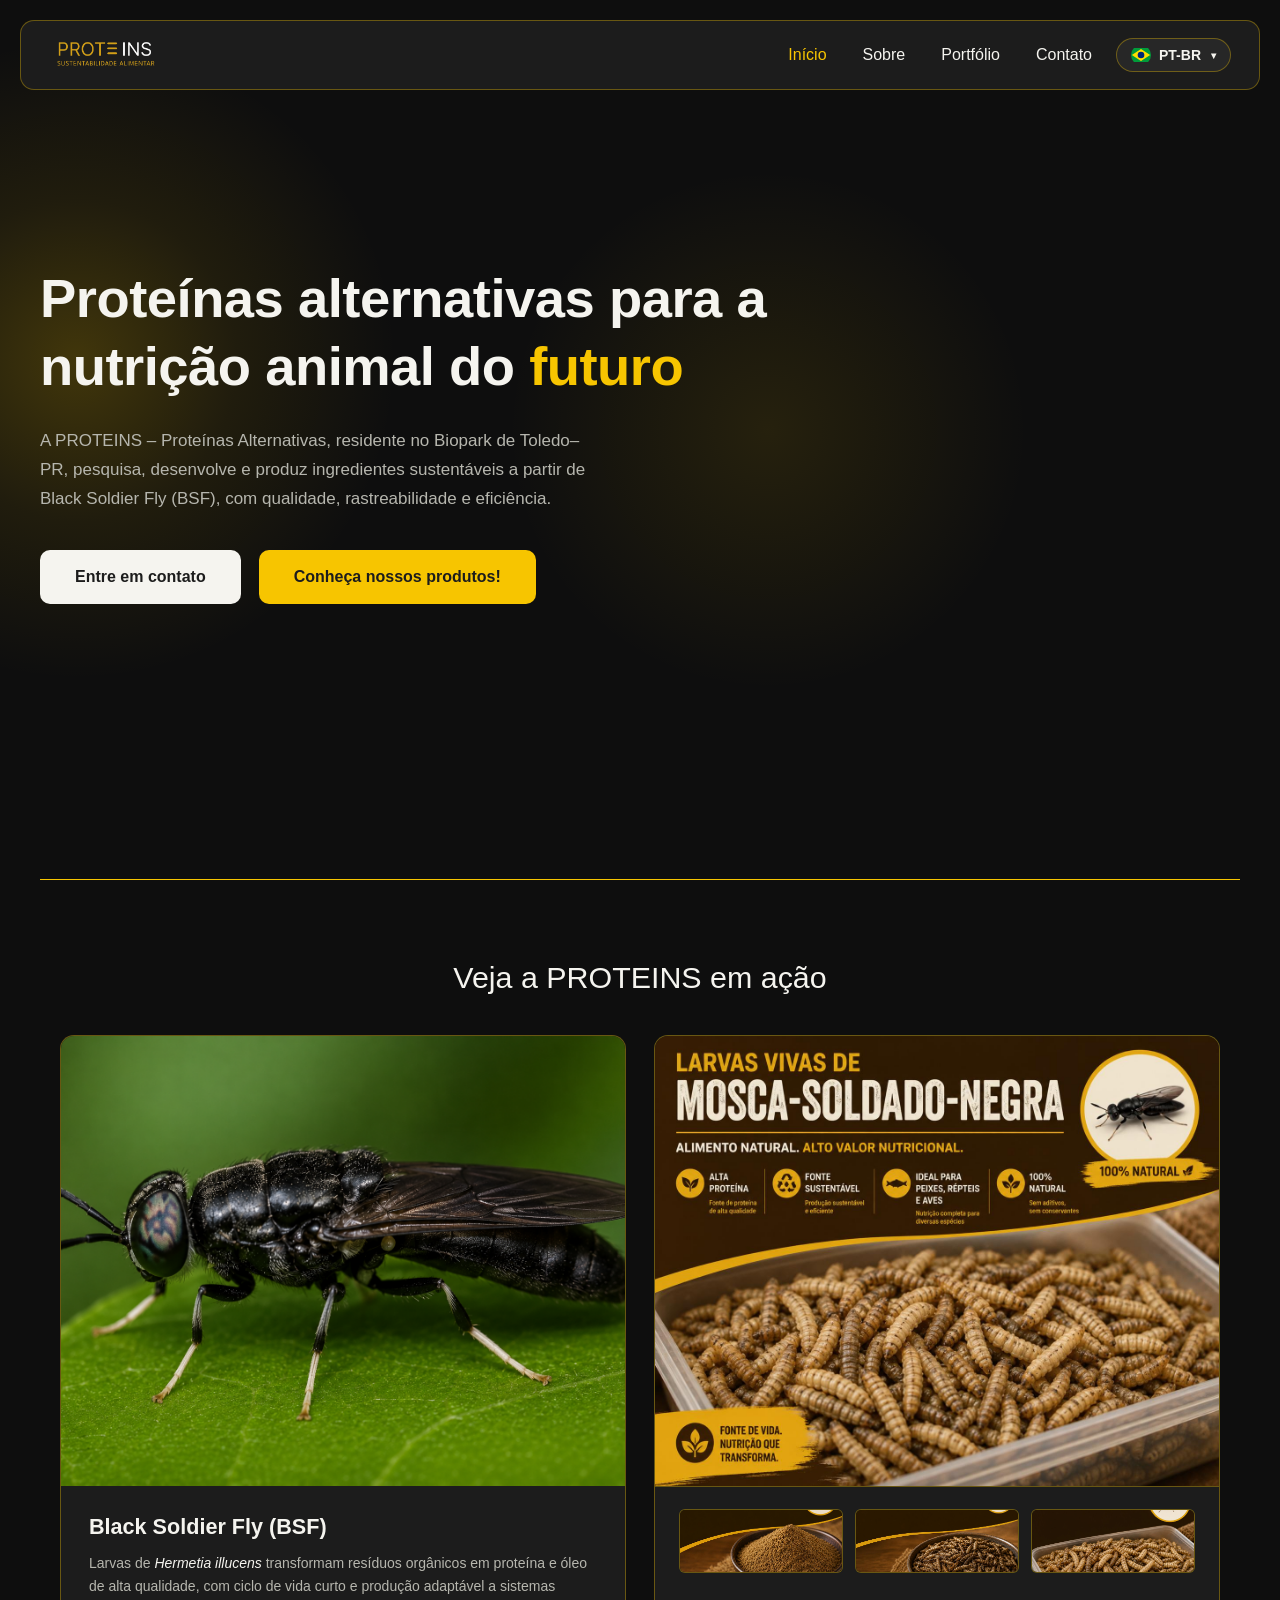
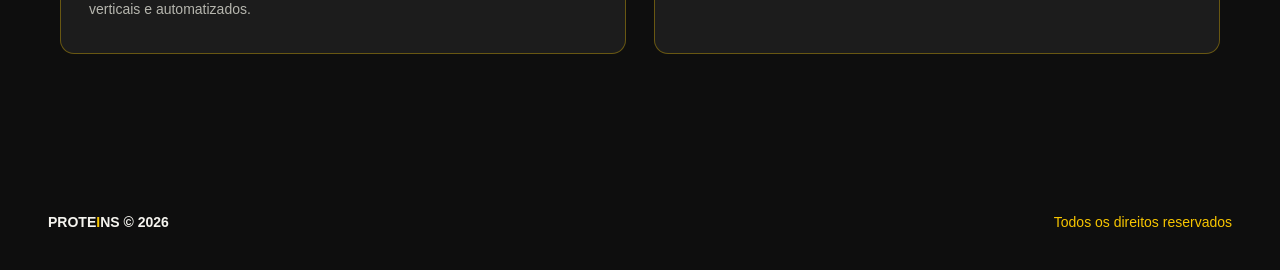
<file: index.html>
<!DOCTYPE html>
<html lang="pt-BR">

<head>
    <meta charset="UTF-8">
    <meta name="viewport" content="width=device-width, initial-scale=1.0">
    <title data-i18n="meta.index.title">PROTEINS - Início</title>
    <link rel="stylesheet" href="css/global.css">
    <link rel="stylesheet" href="css/style.css">

</head>

<body>

<div class="fold-screen">

<nav class="navbar">
  <div class="logo">
    <img src="img/logo.png" alt="Proteins">
  </div>
 
  <div class="right-group">
    <ul class="nav-links" id="navLinks">
      <li><a href="#" class="active" data-i18n="nav.home">Início</a></li>
      <li><a href="sobre.html" data-i18n="nav.about">Sobre</a></li>
      <li><a href="portfolio.html" data-i18n="nav.portfolio">Portfólio</a></li>
      <li><a href="contato.html" data-i18n="nav.contact">Contato</a></li>
    </ul>
 
    <div class="lang-switch" id="langSwitch">
      <span class="flag" id="currentFlag">
        <svg viewBox="0 0 720 504" xmlns="http://www.w3.org/2000/svg">
          <rect width="720" height="504" fill="#009b3a"/>
          <polygon points="360,40 690,252 360,464 30,252" fill="#fedf00"/>
          <circle cx="360" cy="252" r="120" fill="#002776"/>
        </svg>
      </span>
      <span id="currentLangLabel">PT-BR</span>
      <span class="lang-arrow">&#9662;</span>
 
      <div class="lang-dropdown" id="langDropdown">
        <div class="lang-option selected" data-lang="pt-BR">
          <span class="flag">
            <svg viewBox="0 0 720 504" xmlns="http://www.w3.org/2000/svg">
              <rect width="720" height="504" fill="#009b3a"/>
              <polygon points="360,40 690,252 360,464 30,252" fill="#fedf00"/>
              <circle cx="360" cy="252" r="120" fill="#002776"/>
            </svg>
          </span>
          <span>PT-BR</span>
        </div>
        <div class="lang-option" data-lang="en">
          <span class="flag">
            <svg viewBox="0 0 60 30" xmlns="http://www.w3.org/2000/svg">
              <rect width="60" height="30" fill="#012169"/>
              <path d="M0,0 60,30 M60,0 0,30" stroke="#fff" stroke-width="6"/>
              <path d="M0,0 60,30 M60,0 0,30" stroke="#C8102E" stroke-width="2"/>
              <path d="M30,0 30,30 M0,15 60,15" stroke="#fff" stroke-width="10"/>
              <path d="M30,0 30,30 M0,15 60,15" stroke="#C8102E" stroke-width="6"/>
            </svg>
          </span>
          <span>EN</span>
        </div>
        <div class="lang-option" data-lang="es">
          <span class="flag">
            <svg viewBox="0 0 750 500" xmlns="http://www.w3.org/2000/svg">
              <rect width="750" height="500" fill="#AA151B"/>
              <rect width="750" height="250" y="125" fill="#F1BF00"/>
            </svg>
          </span>
          <span>ES</span>
        </div>
      </div>
    </div>
 
    <button class="menu-toggle" id="menuToggle">&#9776;</button>
  </div>
</nav>
 
<section class="hero">
    <div class="hero-content">
      <h1 data-i18n-html="home.hero.title">Proteínas alternativas para a nutrição animal do <span class="highlight">futuro</span></h1>
      <p data-i18n="home.hero.text">A PROTEINS – Proteínas Alternativas, residente no Biopark de Toledo–PR, pesquisa, desenvolve e produz ingredientes sustentáveis a partir de Black Soldier Fly (BSF), com qualidade, rastreabilidade e eficiência.</p>
      <div class="hero-buttons">
        <a href="contato.html" class="btn btn-light" data-i18n="home.hero.btnContact">Entre em contato</a>
        <a href="portfolio.html" class="btn btn-gold" data-i18n="home.hero.btnProducts">Conheça nossos produtos!</a>
      </div>
    </div>
  </section>

  <hr class="divider">

</div>

<main class="home-main">

  <h2 class="section-title" data-i18n="home.showcase.title">Veja a PROTEINS em ação</h2>

  <section class="showcase">

    <article class="showcase-card">
      <div class="showcase-media">
        <img src="img/mosca2.png" data-i18n-alt="home.showcase.bsf.title" alt="Black Soldier Fly (BSF)">
      </div>
      <div class="showcase-info">
        <h3 data-i18n="home.showcase.bsf.title">Black Soldier Fly (BSF)</h3>
        <p data-i18n-html="home.showcase.bsf.text">Larvas de <em>Hermetia illucens</em> transformam resíduos orgânicos em proteína e óleo de alta qualidade, com ciclo de vida curto e produção adaptável a sistemas verticais e automatizados.</p>
      </div>
    </article>

    <article class="showcase-card">
      <div class="showcase-media">
        <img src="img/cardinformativo.jpg" data-i18n-alt="home.showcase.alt.farm" alt="Fazenda vertical de produção">
      </div>
      <div class="showcase-thumbs">
        <div class="thumb">
          <img src="img/farinha.jpg" data-i18n-alt="home.showcase.alt.fish" alt="Farinha de larvas BSF">
        </div>
        <div class="thumb">
          <img src="img/larva.jpg" data-i18n-alt="home.showcase.alt.poultry" alt="Larvas secas de BSF">
        </div>
        <div class="thumb">
          <img src="img/larva2.jpg" data-i18n-alt="home.showcase.alt.swine" alt="Larvas vivas de BSF">
        </div>
      </div>
    </article>

  </section>

</main>


<footer class="site-footer">
  <div class="footer-content">
    <span class="footer-brand">PROTE<span class="i-icon">I</span>NS &copy; 2026</span>
    <span class="footer-rights" data-i18n="footer.rights">Todos os direitos reservados</span>
  </div>
</footer>
<script src="js/translations.js"></script>
<script src="js/i18n.js"></script>
 
</body>

</html>
</file>
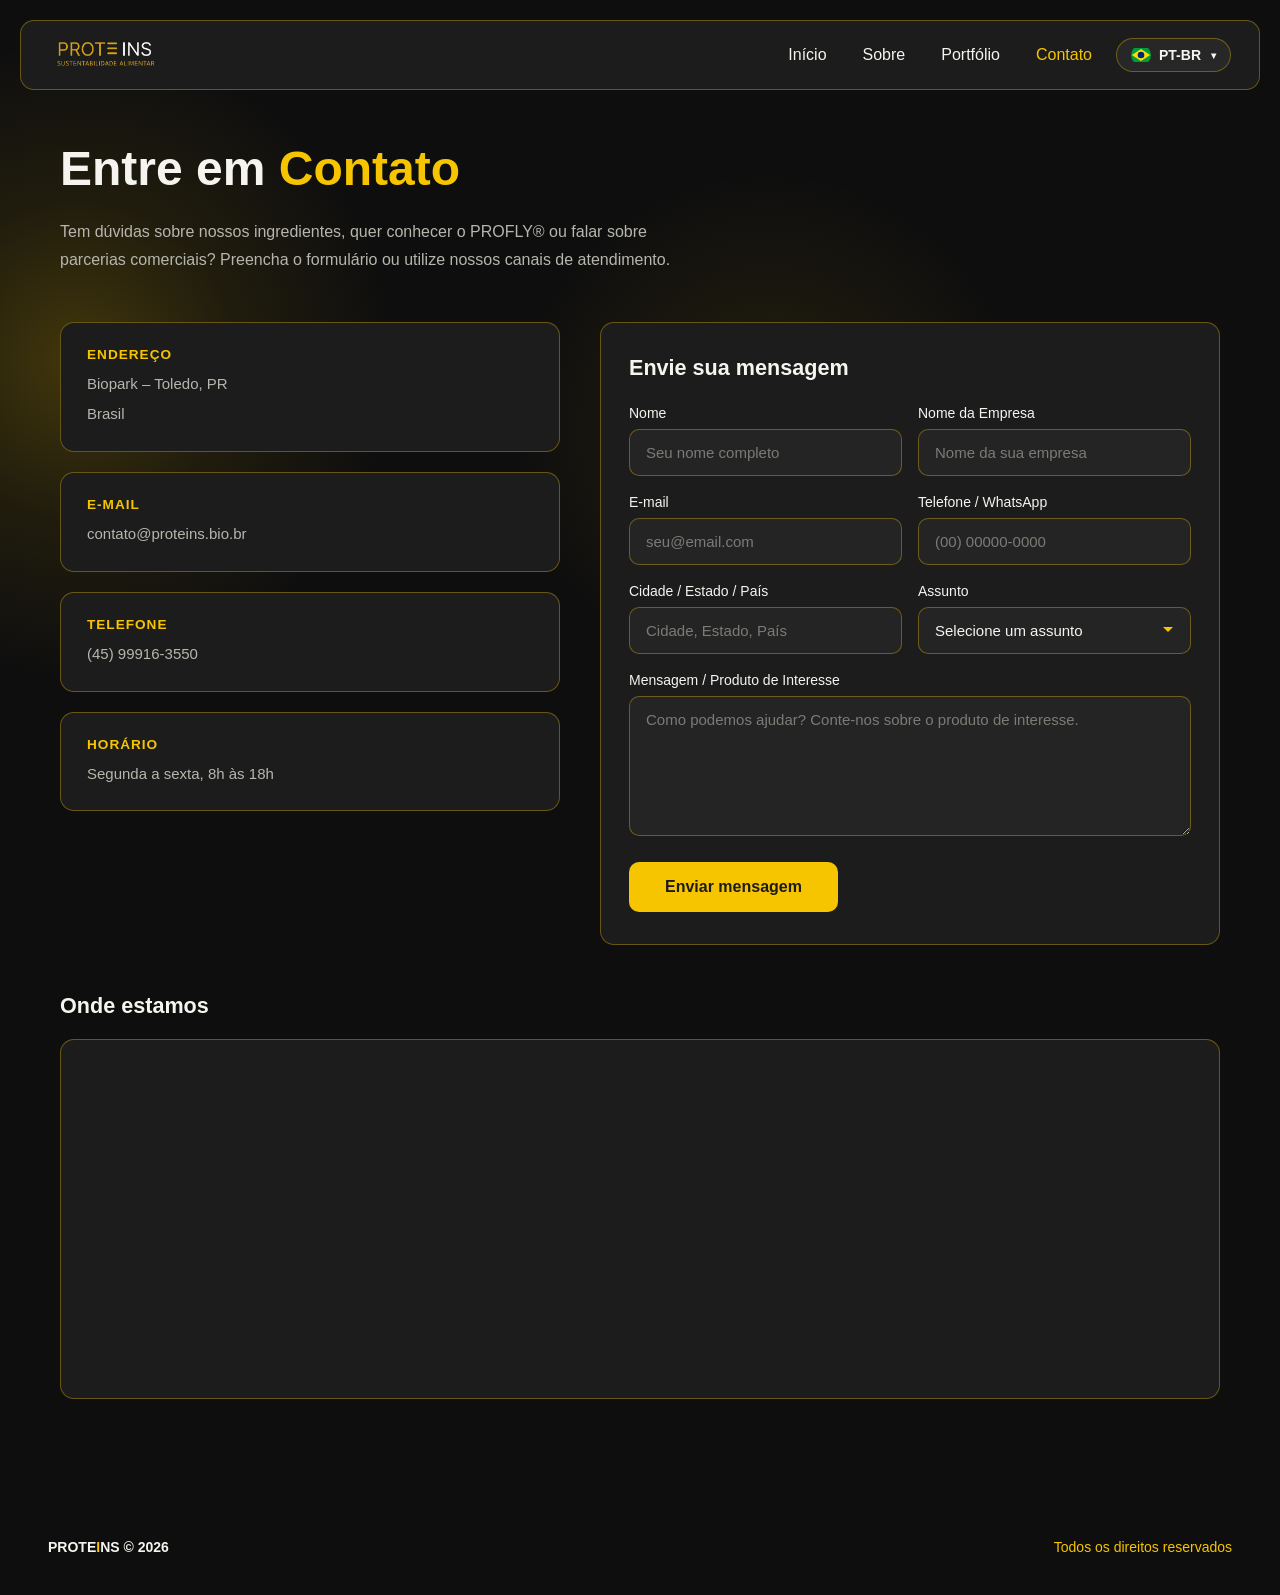
<file: contato.html>
<!DOCTYPE html>
<html lang="pt-BR">

<head>
    <meta charset="UTF-8">
    <meta name="viewport" content="width=device-width, initial-scale=1.0">
    <title data-i18n="meta.contact.title">PROTEINS - Contato</title>
    <link rel="stylesheet" href="css/global.css">
    <link rel="stylesheet" href="css/contato.css">
</head>

<body>
 
<nav class="navbar">
  <div class="logo">
    <img src="img/logo.png" alt="Proteins">
  </div>
 
  <div class="right-group">
    <ul class="nav-links" id="navLinks">
      <li><a href="index.html" data-i18n="nav.home">Início</a></li>
      <li><a href="sobre.html" data-i18n="nav.about">Sobre</a></li>
      <li><a href="portfolio.html" data-i18n="nav.portfolio">Portfólio</a></li>
      <li><a href="contato.html" class="active" data-i18n="nav.contact">Contato</a></li>
    </ul>
 
    <div class="lang-switch" id="langSwitch">
      <span class="flag" id="currentFlag">
        <svg viewBox="0 0 720 504" xmlns="http://www.w3.org/2000/svg">
          <rect width="720" height="504" fill="#009b3a"/>
          <polygon points="360,40 690,252 360,464 30,252" fill="#fedf00"/>
          <circle cx="360" cy="252" r="120" fill="#002776"/>
        </svg>
      </span>
      <span id="currentLangLabel">PT-BR</span>
      <span class="lang-arrow">&#9662;</span>
 
      <div class="lang-dropdown" id="langDropdown">
        <div class="lang-option selected" data-lang="pt-BR">
          <span class="flag">
            <svg viewBox="0 0 720 504" xmlns="http://www.w3.org/2000/svg">
              <rect width="720" height="504" fill="#009b3a"/>
              <polygon points="360,40 690,252 360,464 30,252" fill="#fedf00"/>
              <circle cx="360" cy="252" r="120" fill="#002776"/>
            </svg>
          </span>
          <span>PT-BR</span>
        </div>
        <div class="lang-option" data-lang="en">
          <span class="flag">
            <svg viewBox="0 0 60 30" xmlns="http://www.w3.org/2000/svg">
              <rect width="60" height="30" fill="#012169"/>
              <path d="M0,0 60,30 M60,0 0,30" stroke="#fff" stroke-width="6"/>
              <path d="M0,0 60,30 M60,0 0,30" stroke="#C8102E" stroke-width="2"/>
              <path d="M30,0 30,30 M0,15 60,15" stroke="#fff" stroke-width="10"/>
              <path d="M30,0 30,30 M0,15 60,15" stroke="#C8102E" stroke-width="6"/>
            </svg>
          </span>
          <span>EN</span>
        </div>
        <div class="lang-option" data-lang="es">
          <span class="flag">
            <svg viewBox="0 0 750 500" xmlns="http://www.w3.org/2000/svg">
              <rect width="750" height="500" fill="#AA151B"/>
              <rect width="750" height="250" y="125" fill="#F1BF00"/>
            </svg>
          </span>
          <span>ES</span>
        </div>
      </div>
    </div>
 
    <button class="menu-toggle" id="menuToggle">&#9776;</button>
  </div>
</nav>

<main class="contact-main">

  <section class="contact-hero">
    <h1 class="page-title" data-i18n-html="contact.title">Entre em <span class="hl">Contato</span></h1>
    <p class="contact-intro" data-i18n="contact.intro">Tem dúvidas sobre nossos ingredientes, quer conhecer o PROFLY&reg; ou falar sobre parcerias comerciais? Preencha o formulário ou utilize nossos canais de atendimento.</p>
  </section>

  <div class="contact-layout">

    <aside class="contact-info">
      <div class="info-card">
        <h2 data-i18n="contact.address.label">Endereço</h2>
        <p data-i18n="contact.address.line1">Biopark – Toledo, PR</p>
        <p data-i18n="contact.address.line2">Brasil</p>
      </div>

      <div class="info-card">
        <h2 data-i18n="contact.email.label">E-mail</h2>
        <p><a href="mailto:contato@proteins.bio.br">contato@proteins.bio.br</a></p>
      </div>

      <div class="info-card">
        <h2 data-i18n="contact.phone.label">Telefone</h2>
        <p><a href="tel:+5545999163550">(45) 99916-3550</a></p>
      </div>

      <div class="info-card">
        <h2 data-i18n="contact.hours.label">Horário</h2>
        <p data-i18n="contact.hours.text">Segunda a sexta, 8h às 18h</p>
      </div>
    </aside>

    <section class="contact-form-section">
      <h2 class="form-title" data-i18n="contact.form.title">Envie sua mensagem</h2>
      <form class="contact-form" action="#" method="post">

        <div class="form-row">
          <div class="form-group">
            <label for="nome" data-i18n="contact.form.name">Nome</label>
            <input type="text" id="nome" name="nome" data-i18n-placeholder="contact.form.placeholder.name" placeholder="Seu nome completo" required>
          </div>
          <div class="form-group">
            <label for="empresa" data-i18n="contact.form.company">Nome da Empresa</label>
            <input type="text" id="empresa" name="empresa" data-i18n-placeholder="contact.form.placeholder.company" placeholder="Nome da sua empresa" required>
          </div>
        </div>

        <div class="form-row">
          <div class="form-group">
            <label for="email" data-i18n="contact.form.email">E-mail</label>
            <input type="email" id="email" name="email" data-i18n-placeholder="contact.form.placeholder.email" placeholder="seu@email.com" required>
          </div>
          <div class="form-group">
            <label for="telefone" data-i18n="contact.form.phone">Telefone / WhatsApp</label>
            <input type="tel" id="telefone" name="telefone" data-i18n-placeholder="contact.form.placeholder.phone" placeholder="(00) 00000-0000" required>
          </div>
        </div>

        <div class="form-row">
          <div class="form-group">
            <label for="localizacao" data-i18n="contact.form.location">Cidade / Estado / País</label>
            <input type="text" id="localizacao" name="localizacao" data-i18n-placeholder="contact.form.placeholder.location" placeholder="Cidade, Estado, País" required>
          </div>
          <div class="form-group">
            <label for="assunto" data-i18n="contact.form.subject">Assunto</label>
            <select id="assunto" name="assunto" required>
              <option value="" disabled selected data-i18n="contact.form.subjectOptions.default">Selecione um assunto</option>
              <option value="produtos" data-i18n="contact.form.subjectOptions.products">Produtos e portfólio</option>
              <option value="parceria" data-i18n="contact.form.subjectOptions.partnership">Parceria comercial</option>
              <option value="tecnico" data-i18n="contact.form.subjectOptions.technical">Informações técnicas</option>
              <option value="outro" data-i18n="contact.form.subjectOptions.other">Outro</option>
            </select>
          </div>
        </div>

        <div class="form-group form-group--full">
          <label for="mensagem" data-i18n="contact.form.message">Mensagem / Produto de Interesse</label>
          <textarea id="mensagem" name="mensagem" data-i18n-placeholder="contact.form.placeholder.message" placeholder="Como podemos ajudar? Conte-nos sobre o produto de interesse." required></textarea>
        </div>

        <button type="submit" class="btn-submit" data-i18n="contact.form.submit">Enviar mensagem</button>
      </form>
    </section>

  </div>

  <section class="map-section">
    <h2 data-i18n="contact.map.heading">Onde estamos</h2>
    <div class="map-embed">
      <iframe
        data-i18n-map
        src="https://maps.google.com/maps?q=Biopark+Toledo+PR&hl=pt-BR&z=14&output=embed"
        data-i18n-title="contact.map.title"
        title="Localização do Biopark em Toledo, PR"
        loading="lazy"
        referrerpolicy="no-referrer-when-downgrade"
        allowfullscreen>
      </iframe>
    </div>
  </section>

</main>

<footer class="site-footer">
  <div class="footer-content">
    <span class="footer-brand">PROTE<span class="i-icon">I</span>NS &copy; 2026</span>
    <span class="footer-rights" data-i18n="footer.rights">Todos os direitos reservados</span>
  </div>
</footer>
<script src="js/translations.js"></script>
<script src="js/i18n.js"></script>
 
</body>

</html>
</file>
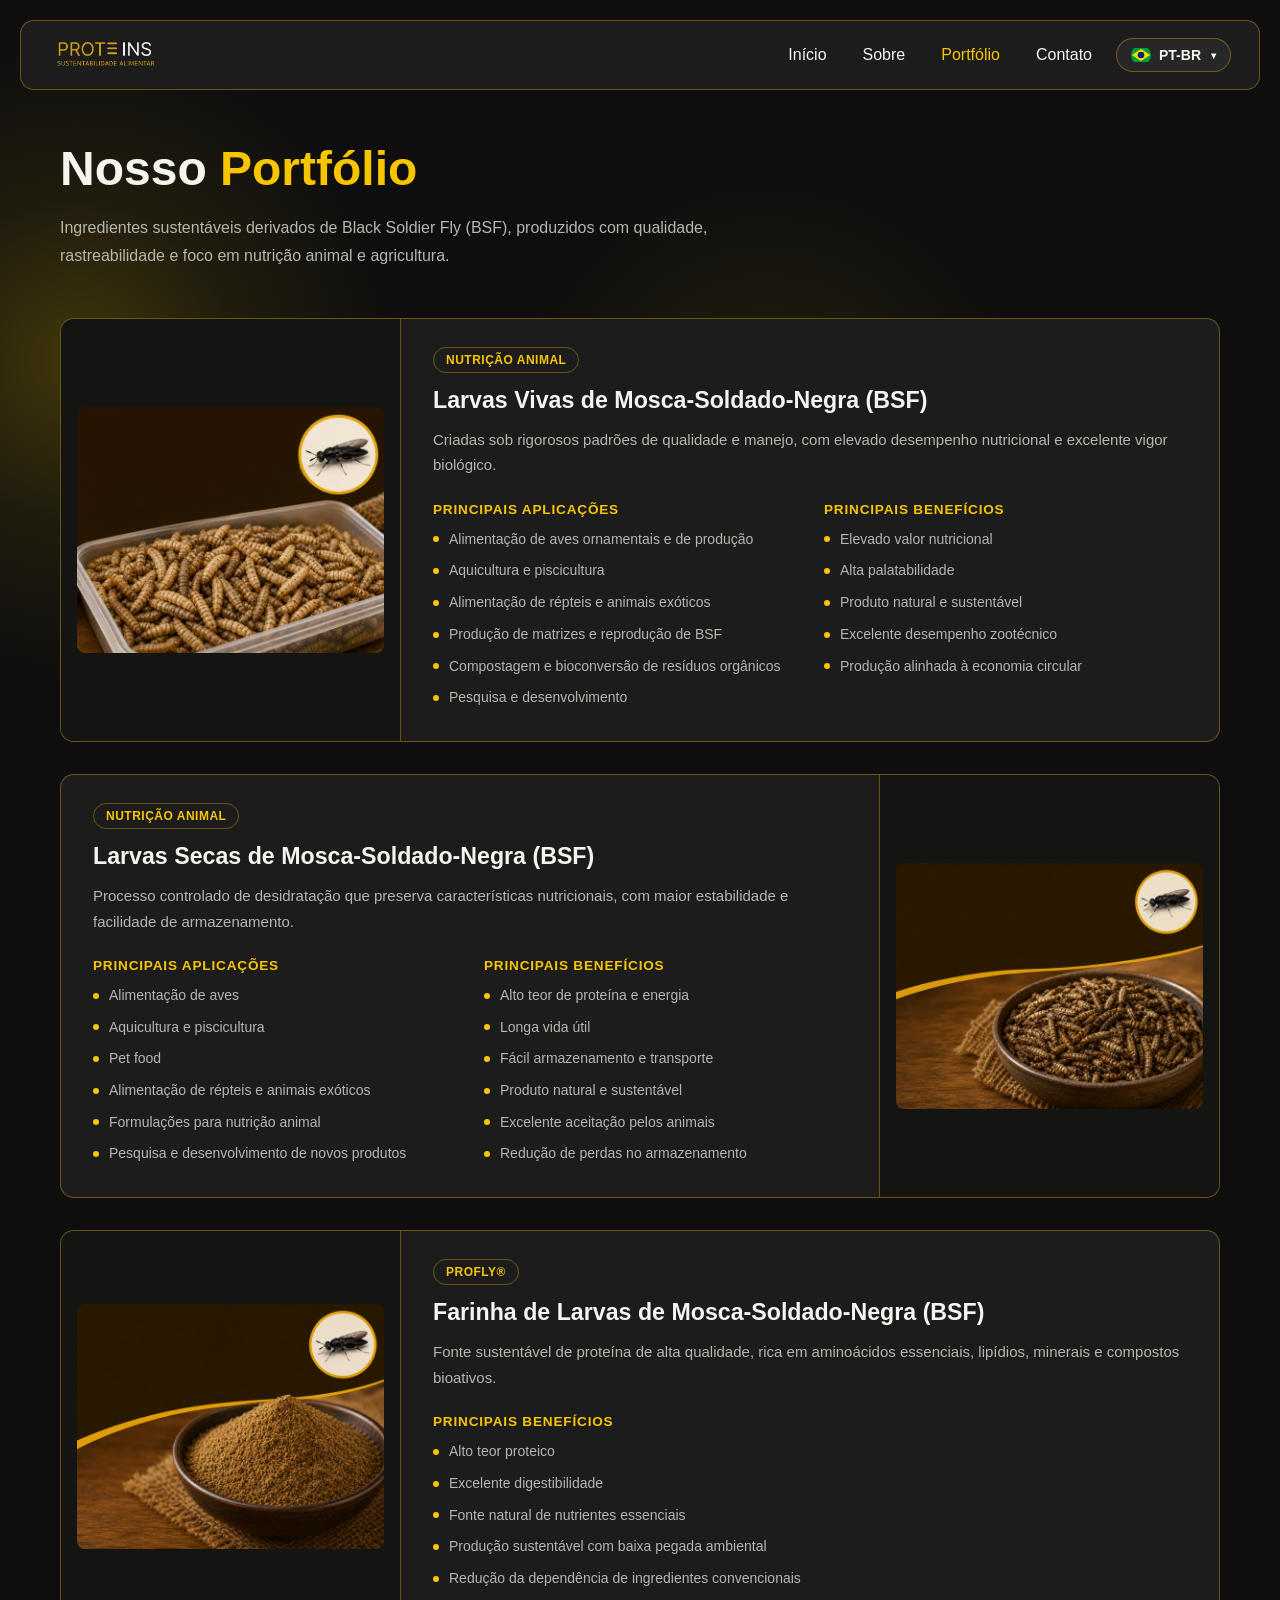
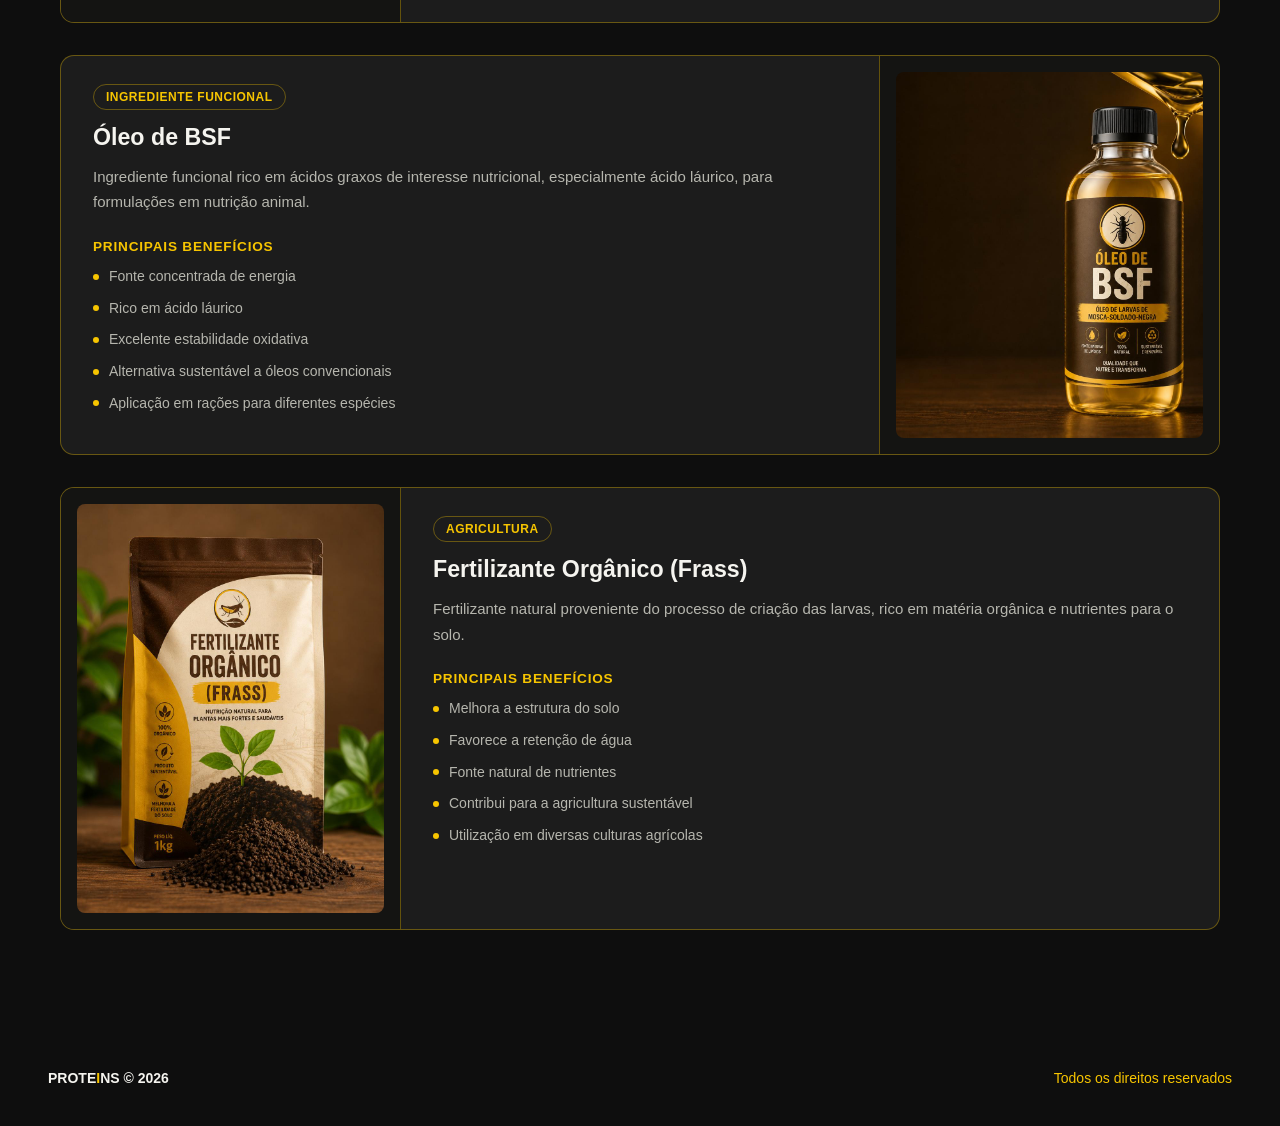
<file: portfolio.html>
<!DOCTYPE html>
<html lang="pt-BR">

<head>
    <meta charset="UTF-8">
    <meta name="viewport" content="width=device-width, initial-scale=1.0">
    <title data-i18n="meta.portfolio.title">PROTEINS - Portfólio</title>
    <link rel="stylesheet" href="css/global.css">
    <link rel="stylesheet" href="css/portfolio.css">

</head>

<body>

<nav class="navbar">
  <div class="logo">
    <img src="img/logo.png" alt="Proteins">
  </div>

  <div class="right-group">
    <ul class="nav-links" id="navLinks">
      <li><a href="index.html" data-i18n="nav.home">Início</a></li>
      <li><a href="sobre.html" data-i18n="nav.about">Sobre</a></li>
      <li><a href="#" class="active" data-i18n="nav.portfolio">Portfólio</a></li>
      <li><a href="contato.html" data-i18n="nav.contact">Contato</a></li>
    </ul>

    <div class="lang-switch" id="langSwitch">
      <span class="flag" id="currentFlag">
        <svg viewBox="0 0 720 504" xmlns="http://www.w3.org/2000/svg">
          <rect width="720" height="504" fill="#009b3a"/>
          <polygon points="360,40 690,252 360,464 30,252" fill="#fedf00"/>
          <circle cx="360" cy="252" r="120" fill="#002776"/>
        </svg>
      </span>
      <span id="currentLangLabel">PT-BR</span>
      <span class="lang-arrow">&#9662;</span>

      <div class="lang-dropdown" id="langDropdown">
        <div class="lang-option selected" data-lang="pt-BR">
          <span class="flag">
            <svg viewBox="0 0 720 504" xmlns="http://www.w3.org/2000/svg">
              <rect width="720" height="504" fill="#009b3a"/>
              <polygon points="360,40 690,252 360,464 30,252" fill="#fedf00"/>
              <circle cx="360" cy="252" r="120" fill="#002776"/>
            </svg>
          </span>
          <span>PT-BR</span>
        </div>
        <div class="lang-option" data-lang="en">
          <span class="flag">
            <svg viewBox="0 0 60 30" xmlns="http://www.w3.org/2000/svg">
              <rect width="60" height="30" fill="#012169"/>
              <path d="M0,0 60,30 M60,0 0,30" stroke="#fff" stroke-width="6"/>
              <path d="M0,0 60,30 M60,0 0,30" stroke="#C8102E" stroke-width="2"/>
              <path d="M30,0 30,30 M0,15 60,15" stroke="#fff" stroke-width="10"/>
              <path d="M30,0 30,30 M0,15 60,15" stroke="#C8102E" stroke-width="6"/>
            </svg>
          </span>
          <span>EN</span>
        </div>
        <div class="lang-option" data-lang="es">
          <span class="flag">
            <svg viewBox="0 0 750 500" xmlns="http://www.w3.org/2000/svg">
              <rect width="750" height="500" fill="#AA151B"/>
              <rect width="750" height="250" y="125" fill="#F1BF00"/>
            </svg>
          </span>
          <span>ES</span>
        </div>
      </div>
    </div>

    <button class="menu-toggle" id="menuToggle">&#9776;</button>
  </div>
</nav>

<main class="portfolio-main">
  <section class="portfolio-section">

    <header class="portfolio-header">
      <h1 class="page-title" data-i18n-html="portfolio.title">Nosso <span class="hl">Portfólio</span></h1>
      <p class="portfolio-intro" data-i18n="portfolio.intro">Ingredientes sustentáveis derivados de Black Soldier Fly (BSF), produzidos com qualidade, rastreabilidade e foco em nutrição animal e agricultura.</p>
    </header>

    <div class="products-grid">

      <article class="product-card">
        <div class="product-card__media">
          <img src="img/larva2.jpg" data-i18n-alt="portfolio.p1.alt" alt="Larvas vivas de Mosca-Soldado-Negra">
        </div>
        <div class="product-card__content">
          <span class="product-tag" data-i18n="portfolio.tags.animal">Nutrição animal</span>
          <h2 data-i18n="portfolio.p1.title">Larvas Vivas de Mosca-Soldado-Negra (BSF)</h2>
          <p class="product-lead" data-i18n="portfolio.p1.lead">Criadas sob rigorosos padrões de qualidade e manejo, com elevado desempenho nutricional e excelente vigor biológico.</p>
          <div class="product-details">
            <div class="product-block">
              <h3 data-i18n="portfolio.sections.applications">Principais aplicações</h3>
              <ul>
                <li data-i18n="portfolio.p1.apps.0">Alimentação de aves ornamentais e de produção</li>
                <li data-i18n="portfolio.p1.apps.1">Aquicultura e piscicultura</li>
                <li data-i18n="portfolio.p1.apps.2">Alimentação de répteis e animais exóticos</li>
                <li data-i18n="portfolio.p1.apps.3">Produção de matrizes e reprodução de BSF</li>
                <li data-i18n="portfolio.p1.apps.4">Compostagem e bioconversão de resíduos orgânicos</li>
                <li data-i18n="portfolio.p1.apps.5">Pesquisa e desenvolvimento</li>
              </ul>
            </div>
            <div class="product-block">
              <h3 data-i18n="portfolio.sections.benefits">Principais benefícios</h3>
              <ul>
                <li data-i18n="portfolio.p1.bens.0">Elevado valor nutricional</li>
                <li data-i18n="portfolio.p1.bens.1">Alta palatabilidade</li>
                <li data-i18n="portfolio.p1.bens.2">Produto natural e sustentável</li>
                <li data-i18n="portfolio.p1.bens.3">Excelente desempenho zootécnico</li>
                <li data-i18n="portfolio.p1.bens.4">Produção alinhada à economia circular</li>
              </ul>
            </div>
          </div>
        </div>
      </article>

      <article class="product-card product-card--reverse">
        <div class="product-card__media">
          <img src="img/larva.jpg" data-i18n-alt="portfolio.p2.alt" alt="Larvas secas de Mosca-Soldado-Negra">
        </div>
        <div class="product-card__content">
          <span class="product-tag" data-i18n="portfolio.tags.animal">Nutrição animal</span>
          <h2 data-i18n="portfolio.p2.title">Larvas Secas de Mosca-Soldado-Negra (BSF)</h2>
          <p class="product-lead" data-i18n="portfolio.p2.lead">Processo controlado de desidratação que preserva características nutricionais, com maior estabilidade e facilidade de armazenamento.</p>
          <div class="product-details">
            <div class="product-block">
              <h3 data-i18n="portfolio.sections.applications">Principais aplicações</h3>
              <ul>
                <li data-i18n="portfolio.p2.apps.0">Alimentação de aves</li>
                <li data-i18n="portfolio.p2.apps.1">Aquicultura e piscicultura</li>
                <li data-i18n="portfolio.p2.apps.2">Pet food</li>
                <li data-i18n="portfolio.p2.apps.3">Alimentação de répteis e animais exóticos</li>
                <li data-i18n="portfolio.p2.apps.4">Formulações para nutrição animal</li>
                <li data-i18n="portfolio.p2.apps.5">Pesquisa e desenvolvimento de novos produtos</li>
              </ul>
            </div>
            <div class="product-block">
              <h3 data-i18n="portfolio.sections.benefits">Principais benefícios</h3>
              <ul>
                <li data-i18n="portfolio.p2.bens.0">Alto teor de proteína e energia</li>
                <li data-i18n="portfolio.p2.bens.1">Longa vida útil</li>
                <li data-i18n="portfolio.p2.bens.2">Fácil armazenamento e transporte</li>
                <li data-i18n="portfolio.p2.bens.3">Produto natural e sustentável</li>
                <li data-i18n="portfolio.p2.bens.4">Excelente aceitação pelos animais</li>
                <li data-i18n="portfolio.p2.bens.5">Redução de perdas no armazenamento</li>
              </ul>
            </div>
          </div>
        </div>
      </article>

      <article class="product-card">
        <div class="product-card__media">
          <img src="img/farinha.jpg" data-i18n-alt="portfolio.p3.alt" alt="Farinha de larvas de Mosca-Soldado-Negra">
        </div>
        <div class="product-card__content">
          <span class="product-tag" data-i18n="portfolio.tags.profly">PROFLY&reg;</span>
          <h2 data-i18n="portfolio.p3.title">Farinha de Larvas de Mosca-Soldado-Negra (BSF)</h2>
          <p class="product-lead" data-i18n="portfolio.p3.lead">Fonte sustentável de proteína de alta qualidade, rica em aminoácidos essenciais, lipídios, minerais e compostos bioativos.</p>
          <div class="product-details">
            <div class="product-block product-block--full">
              <h3 data-i18n="portfolio.sections.benefits">Principais benefícios</h3>
              <ul>
                <li data-i18n="portfolio.p3.bens.0">Alto teor proteico</li>
                <li data-i18n="portfolio.p3.bens.1">Excelente digestibilidade</li>
                <li data-i18n="portfolio.p3.bens.2">Fonte natural de nutrientes essenciais</li>
                <li data-i18n="portfolio.p3.bens.3">Produção sustentável com baixa pegada ambiental</li>
                <li data-i18n="portfolio.p3.bens.4">Redução da dependência de ingredientes convencionais</li>
              </ul>
            </div>
          </div>
        </div>
      </article>

      <article class="product-card product-card--reverse">
        <div class="product-card__media">
          <img src="img/Oleo.jpeg" data-i18n-alt="portfolio.p4.alt" alt="Óleo de BSF">
        </div>
        <div class="product-card__content">
          <span class="product-tag" data-i18n="portfolio.tags.functional">Ingrediente funcional</span>
          <h2 data-i18n="portfolio.p4.title">Óleo de BSF</h2>
          <p class="product-lead" data-i18n="portfolio.p4.lead">Ingrediente funcional rico em ácidos graxos de interesse nutricional, especialmente ácido láurico, para formulações em nutrição animal.</p>
          <div class="product-details">
            <div class="product-block product-block--full">
              <h3 data-i18n="portfolio.sections.benefits">Principais benefícios</h3>
              <ul>
                <li data-i18n="portfolio.p4.bens.0">Fonte concentrada de energia</li>
                <li data-i18n="portfolio.p4.bens.1">Rico em ácido láurico</li>
                <li data-i18n="portfolio.p4.bens.2">Excelente estabilidade oxidativa</li>
                <li data-i18n="portfolio.p4.bens.3">Alternativa sustentável a óleos convencionais</li>
                <li data-i18n="portfolio.p4.bens.4">Aplicação em rações para diferentes espécies</li>
              </ul>
            </div>
          </div>
        </div>
      </article>

      <article class="product-card">
        <div class="product-card__media">
          <img src="img/Fertilizante.jpeg" data-i18n-alt="portfolio.p5.alt" alt="Fertilizante orgânico Frass">
        </div>
        <div class="product-card__content">
          <span class="product-tag" data-i18n="portfolio.tags.agriculture">Agricultura</span>
          <h2 data-i18n="portfolio.p5.title">Fertilizante Orgânico (Frass)</h2>
          <p class="product-lead" data-i18n="portfolio.p5.lead">Fertilizante natural proveniente do processo de criação das larvas, rico em matéria orgânica e nutrientes para o solo.</p>
          <div class="product-details">
            <div class="product-block product-block--full">
              <h3 data-i18n="portfolio.sections.benefits">Principais benefícios</h3>
              <ul>
                <li data-i18n="portfolio.p5.bens.0">Melhora a estrutura do solo</li>
                <li data-i18n="portfolio.p5.bens.1">Favorece a retenção de água</li>
                <li data-i18n="portfolio.p5.bens.2">Fonte natural de nutrientes</li>
                <li data-i18n="portfolio.p5.bens.3">Contribui para a agricultura sustentável</li>
                <li data-i18n="portfolio.p5.bens.4">Utilização em diversas culturas agrícolas</li>
              </ul>
            </div>
          </div>
        </div>
      </article>

    </div>

  </section>
</main>

<footer class="site-footer">
  <div class="footer-content">
    <span class="footer-brand">PROTE<span class="i-icon">I</span>NS &copy; 2026</span>
    <span class="footer-rights" data-i18n="footer.rights">Todos os direitos reservados</span>
  </div>
</footer>
<script src="js/translations.js"></script>
<script src="js/i18n.js"></script>

</body>

</html>
</file>
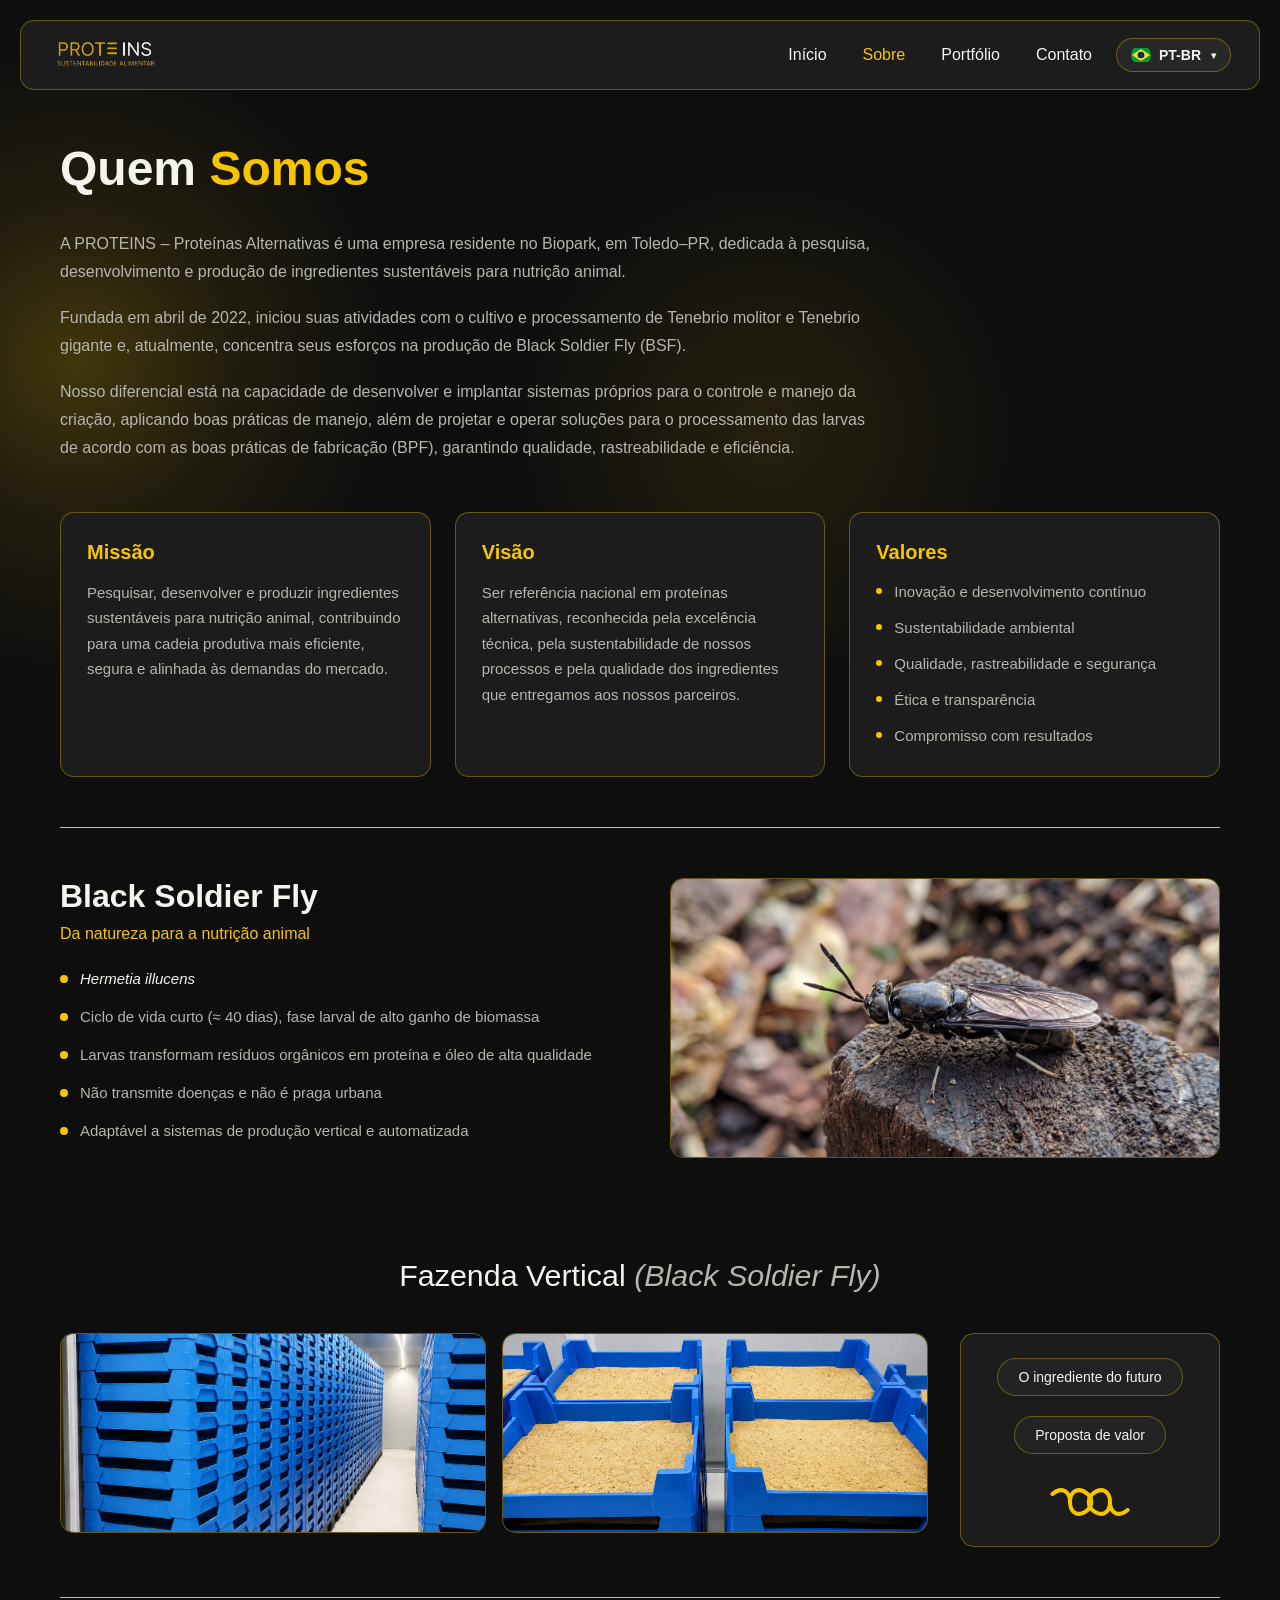
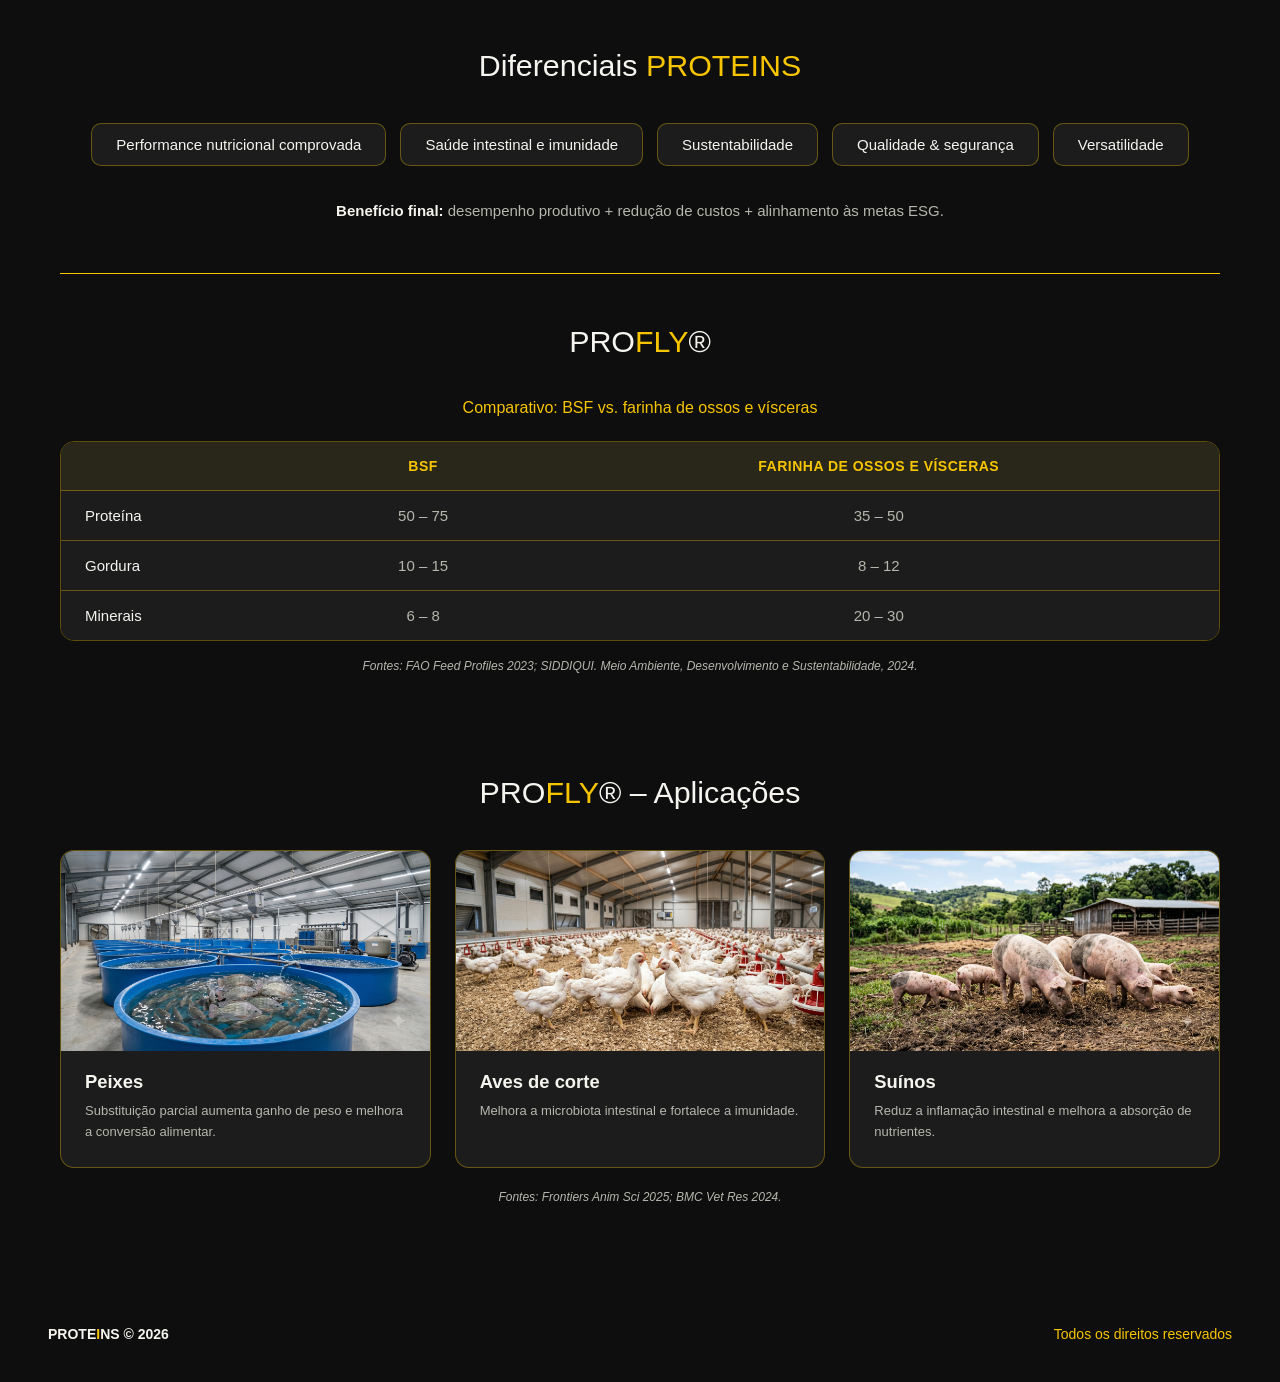
<file: sobre.html>
<!DOCTYPE html>
<html lang="pt-BR">

<head>
    <meta charset="UTF-8">
    <meta name="viewport" content="width=device-width, initial-scale=1.0">
    <title data-i18n="meta.about.title">PROTEINS - Sobre</title>
    <link rel="stylesheet" href="css/global.css">
    <link rel="stylesheet" href="css/sobre.css">

</head>

<body>
 
<nav class="navbar">
  <div class="logo">
    <img src="img/logo.png" alt="Proteins">
  </div>
 
  <div class="right-group">
    <ul class="nav-links" id="navLinks">
      <li><a href="index.html" data-i18n="nav.home">Início</a></li>
      <li><a href="#" class="active" data-i18n="nav.about">Sobre</a></li>
      <li><a href="portfolio.html" data-i18n="nav.portfolio">Portfólio</a></li>
      <li><a href="contato.html" data-i18n="nav.contact">Contato</a></li>
    </ul>
 
    <div class="lang-switch" id="langSwitch">
      <span class="flag" id="currentFlag">
        <svg viewBox="0 0 720 504" xmlns="http://www.w3.org/2000/svg">
          <rect width="720" height="504" fill="#009b3a"/>
          <polygon points="360,40 690,252 360,464 30,252" fill="#fedf00"/>
          <circle cx="360" cy="252" r="120" fill="#002776"/>
        </svg>
      </span>
      <span id="currentLangLabel">PT-BR</span>
      <span class="lang-arrow">&#9662;</span>
 
      <div class="lang-dropdown" id="langDropdown">
        <div class="lang-option selected" data-lang="pt-BR">
          <span class="flag">
            <svg viewBox="0 0 720 504" xmlns="http://www.w3.org/2000/svg">
              <rect width="720" height="504" fill="#009b3a"/>
              <polygon points="360,40 690,252 360,464 30,252" fill="#fedf00"/>
              <circle cx="360" cy="252" r="120" fill="#002776"/>
            </svg>
          </span>
          <span>PT-BR</span>
        </div>
        <div class="lang-option" data-lang="en">
          <span class="flag">
            <svg viewBox="0 0 60 30" xmlns="http://www.w3.org/2000/svg">
              <rect width="60" height="30" fill="#012169"/>
              <path d="M0,0 60,30 M60,0 0,30" stroke="#fff" stroke-width="6"/>
              <path d="M0,0 60,30 M60,0 0,30" stroke="#C8102E" stroke-width="2"/>
              <path d="M30,0 30,30 M0,15 60,15" stroke="#fff" stroke-width="10"/>
              <path d="M30,0 30,30 M0,15 60,15" stroke="#C8102E" stroke-width="6"/>
            </svg>
          </span>
          <span>EN</span>
        </div>
        <div class="lang-option" data-lang="es">
          <span class="flag">
            <svg viewBox="0 0 750 500" xmlns="http://www.w3.org/2000/svg">
              <rect width="750" height="500" fill="#AA151B"/>
              <rect width="750" height="250" y="125" fill="#F1BF00"/>
            </svg>
          </span>
          <span>ES</span>
        </div>
      </div>
    </div>
 
    <button class="menu-toggle" id="menuToggle">&#9776;</button>
  </div>
</nav>

<main class="about-main">

  <section class="about-hero">
    <h1 class="page-title" data-i18n-html="about.title">Quem <span class="hl">Somos</span></h1>
    <div class="about-intro">
      <p data-i18n="about.p1">A PROTEINS – Proteínas Alternativas é uma empresa residente no Biopark, em Toledo–PR, dedicada à pesquisa, desenvolvimento e produção de ingredientes sustentáveis para nutrição animal.</p>
      <p data-i18n="about.p2">Fundada em abril de 2022, iniciou suas atividades com o cultivo e processamento de Tenebrio molitor e Tenebrio gigante e, atualmente, concentra seus esforços na produção de Black Soldier Fly (BSF).</p>
      <p data-i18n="about.p3">Nosso diferencial está na capacidade de desenvolver e implantar sistemas próprios para o controle e manejo da criação, aplicando boas práticas de manejo, além de projetar e operar soluções para o processamento das larvas de acordo com as boas práticas de fabricação (BPF), garantindo qualidade, rastreabilidade e eficiência.</p>
    </div>
  </section>

  <section class="pillars-section">
    <div class="pillars-grid">
      <article class="pillar-card">
        <h2 class="pillar-title" data-i18n="about.mission.title">Missão</h2>
        <p data-i18n="about.mission.text">Pesquisar, desenvolver e produzir ingredientes sustentáveis para nutrição animal, contribuindo para uma cadeia produtiva mais eficiente, segura e alinhada às demandas do mercado.</p>
      </article>

      <article class="pillar-card">
        <h2 class="pillar-title" data-i18n="about.vision.title">Visão</h2>
        <p data-i18n="about.vision.text">Ser referência nacional em proteínas alternativas, reconhecida pela excelência técnica, pela sustentabilidade de nossos processos e pela qualidade dos ingredientes que entregamos aos nossos parceiros.</p>
      </article>

      <article class="pillar-card">
        <h2 class="pillar-title" data-i18n="about.values.title">Valores</h2>
        <ul class="pillar-values">
          <li data-i18n="about.values.v1">Inovação e desenvolvimento contínuo</li>
          <li data-i18n="about.values.v2">Sustentabilidade ambiental</li>
          <li data-i18n="about.values.v3">Qualidade, rastreabilidade e segurança</li>
          <li data-i18n="about.values.v4">Ética e transparência</li>
          <li data-i18n="about.values.v5">Compromisso com resultados</li>
        </ul>
      </article>
    </div>
  </section>

  <hr class="divider">

  <section class="bsf-section">
    <div class="bsf-text">
      <h2 class="section-title-left" data-i18n="about.bsf.title">Black Soldier Fly</h2>
      <p class="section-subtitle" data-i18n="about.bsf.subtitle">Da natureza para a nutrição animal</p>
      <ul class="feature-list">
        <li data-i18n-html="about.bsf.f1"><em>Hermetia illucens</em></li>
        <li data-i18n="about.bsf.f2">Ciclo de vida curto (≈ 40 dias), fase larval de alto ganho de biomassa</li>
        <li data-i18n="about.bsf.f3">Larvas transformam resíduos orgânicos em proteína e óleo de alta qualidade</li>
        <li data-i18n="about.bsf.f4">Não transmite doenças e não é praga urbana</li>
        <li data-i18n="about.bsf.f5">Adaptável a sistemas de produção vertical e automatizada</li>
      </ul>
    </div>
    <div class="bsf-media">
      <img src="img/mosca1.png" data-i18n-alt="about.bsf.alt" alt="Black Soldier Fly (Hermetia illucens)">
    </div>
  </section>

  <section class="farm-section">
    <h2 class="section-title" data-i18n-html="about.farm.title">Fazenda Vertical <span class="section-title-italic">(Black Soldier Fly)</span></h2>

    <div class="farm-grid">
      <div class="farm-gallery">
        <div class="farm-photo">
          <img src="img/fazenda.png" data-i18n-alt="about.farm.alt1" alt="Bandejas de produção na fazenda vertical">
        </div>
        <div class="farm-photo">
          <img src="img/fazenda2.png" data-i18n-alt="about.farm.alt2" alt="Estrutura vertical de produção de Black Soldier Fly">
        </div>
      </div>

      <div class="farm-highlights">
        <span class="farm-tag" data-i18n="about.farm.tag1">O ingrediente do futuro</span>
        <span class="farm-tag" data-i18n="about.farm.tag2">Proposta de valor</span>
        <div class="loop-icon" aria-hidden="true">
          <svg viewBox="0 0 100 50" xmlns="http://www.w3.org/2000/svg">
            <path d="M25,25 C25,12 35,5 47,15 C53,20 53,30 47,35 C35,45 25,38 25,25 C25,12 15,5 3,15" fill="none" stroke="var(--gold)" stroke-width="5" stroke-linecap="round"/>
            <path d="M75,25 C75,38 65,45 53,35 C47,30 47,20 53,15 C65,5 75,12 75,25 C75,38 85,45 97,35" fill="none" stroke="var(--gold)" stroke-width="5" stroke-linecap="round"/>
          </svg>
        </div>
      </div>
    </div>
  </section>

  <hr class="divider">

  <section class="diff-section">
    <h2 class="section-title" data-i18n-html="about.diff.title">Diferenciais <span class="hl">PROTEINS</span></h2>

    <ul class="diff-list">
      <li data-i18n="about.diff.d1">Performance nutricional comprovada</li>
      <li data-i18n="about.diff.d2">Saúde intestinal e imunidade</li>
      <li data-i18n="about.diff.d3">Sustentabilidade</li>
      <li data-i18n="about.diff.d4">Qualidade &amp; segurança</li>
      <li data-i18n="about.diff.d5">Versatilidade</li>
    </ul>

    <p class="diff-benefit" data-i18n-html="about.diff.benefit"><strong>Benefício final:</strong> desempenho produtivo + redução de custos + alinhamento às metas ESG.</p>
  </section>

  <hr class="divider">

  <section class="profly-section">
    <h2 class="section-title" data-i18n-html="about.profly.title">PRO<span class="hl">FLY</span>&reg;</h2>
    <p class="section-subtitle section-subtitle--center" data-i18n="about.profly.subtitle">Comparativo: BSF vs. farinha de ossos e vísceras</p>

    <div class="table-wrap">
      <table class="compare-table">
        <thead>
          <tr>
            <th></th>
            <th data-i18n="about.profly.thBsf">BSF</th>
            <th data-i18n="about.profly.thMeal">Farinha de ossos e vísceras</th>
          </tr>
        </thead>
        <tbody>
          <tr>
            <td data-i18n="about.profly.protein">Proteína</td>
            <td>50 – 75</td>
            <td>35 – 50</td>
          </tr>
          <tr>
            <td data-i18n="about.profly.fat">Gordura</td>
            <td>10 – 15</td>
            <td>8 – 12</td>
          </tr>
          <tr>
            <td data-i18n="about.profly.minerals">Minerais</td>
            <td>6 – 8</td>
            <td>20 – 30</td>
          </tr>
        </tbody>
      </table>
    </div>
    <p class="source-note" data-i18n="about.profly.source">Fontes: FAO Feed Profiles 2023; SIDDIQUI. Meio Ambiente, Desenvolvimento e Sustentabilidade, 2024.</p>
  </section>

  <section class="applications-section">
    <h2 class="section-title" data-i18n-html="about.apps.title">PRO<span class="hl">FLY</span>&reg; – Aplicações</h2>

    <div class="app-grid">
      <article class="app-card">
        <div class="app-media">
          <img src="img/peixe.png" data-i18n-alt="about.apps.fish.alt" alt="Aplicação do PROFLY em peixes">
        </div>
        <h3 data-i18n="about.apps.fish.title">Peixes</h3>
        <p data-i18n="about.apps.fish.text">Substituição parcial aumenta ganho de peso e melhora a conversão alimentar.</p>
      </article>

      <article class="app-card">
        <div class="app-media">
          <img src="img/aves.png" data-i18n-alt="about.apps.poultry.alt" alt="Aplicação do PROFLY em aves de corte">
        </div>
        <h3 data-i18n="about.apps.poultry.title">Aves de corte</h3>
        <p data-i18n="about.apps.poultry.text">Melhora a microbiota intestinal e fortalece a imunidade.</p>
      </article>

      <article class="app-card">
        <div class="app-media">
          <img src="img/suinos.png" data-i18n-alt="about.apps.swine.alt" alt="Aplicação do PROFLY em suínos">
        </div>
        <h3 data-i18n="about.apps.swine.title">Suínos</h3>
        <p data-i18n="about.apps.swine.text">Reduz a inflamação intestinal e melhora a absorção de nutrientes.</p>
      </article>
    </div>

    <p class="source-note" data-i18n="about.apps.source">Fontes: Frontiers Anim Sci 2025; BMC Vet Res 2024.</p>
  </section>

</main>

<footer class="site-footer">
  <div class="footer-content">
    <span class="footer-brand">PROTE<span class="i-icon">I</span>NS &copy; 2026</span>
    <span class="footer-rights" data-i18n="footer.rights">Todos os direitos reservados</span>
  </div>
</footer>
<script src="js/translations.js"></script>
<script src="js/i18n.js"></script>
 
</body>

</html>
</file>
<file: css/global.css>
:root {
      --bg-dark: #1c1c1c;
      --border-gold: rgba(247, 197, 0, 0.35);
      --gold: #f7c500;
      --cream: #f5f4ef;
      --gray-text: #b6b6ae;
      --page-bg: #0e0e0e;
  }

  * {
      margin: 0;
      padding: 0;
      box-sizing: border-box;
  }

  body {
      background-color: var(--page-bg);
      background-image:
          radial-gradient(circle 320px at 6% 360px, rgba(247, 197, 0, 0.22) 0%, rgba(247, 197, 0, 0.08) 50%, rgba(247, 197, 0, 0) 100%),
          radial-gradient(circle 260px at 60% 430px, rgba(247, 197, 0, 0.10) 0%, rgba(247, 197, 0, 0) 100%);
      background-repeat: no-repeat;
      font-family: 'Segoe UI', Helvetica, Arial, sans-serif;
      min-height: 100vh;
      padding: 20px;
  }

  .navbar {
      width: 100%;
      background: var(--bg-dark);
      border: 1px solid var(--border-gold);
      border-radius: 14px;
      display: flex;
      align-items: center;
      justify-content: space-between;
      padding: 14px 28px;
      flex-wrap: wrap;
      gap: 16px;
      position: relative;
      z-index: 10;
  }

  .right-group {
      display: flex;
      align-items: center;
      gap: 24px;
      margin-left: auto;
  }

  .logo {
      display: flex;
      flex-direction: column;
      line-height: 1;
  }

  .logo img {
      height: 40px;
  }

  .tagline {
      font-size: 10px;
      letter-spacing: 2px;
      color: var(--gray-text);
      margin-top: 4px;
      font-weight: 500;
  }

  .nav-links {
      display: flex;
      align-items: center;
      gap: 36px;
      list-style: none;
  }

  .nav-links a {
      color: var(--cream);
      text-decoration: none;
      font-size: 16px;
      font-weight: 500;
      transition: color 0.2s ease;
  }

  .nav-links a.active {
      color: var(--gold);
  }

  .nav-links a:hover {
      color: var(--gold);
  }

  /* Selo de idioma */
  .lang-switch {
      display: flex;
      align-items: center;
      gap: 8px;
      background: rgba(255, 255, 255, 0.05);
      border: 1px solid var(--border-gold);
      border-radius: 20px;
      padding: 6px 14px;
      cursor: pointer;
      color: var(--cream);
      font-size: 14px;
      font-weight: 600;
      transition: background 0.2s ease;
      position: relative;
  }

  .lang-switch:hover {
      background: rgba(255, 255, 255, 0.1);
  }

  .flag {
      width: 20px;
      height: 20px;
      border-radius: 50%;
      overflow: hidden;
      display: flex;
      align-items: center;
      justify-content: center;
      flex-shrink: 0;
  }

  .flag svg {
      width: 100%;
      height: 100%;
  }

  .lang-arrow {
      font-size: 10px;
      margin-left: 2px;
      transition: transform 0.2s ease;
  }

  .lang-switch.open .lang-arrow {
      transform: rotate(180deg);
  }

  /* Dropdown de idiomas */
  .lang-dropdown {
      position: absolute;
      top: calc(100% + 8px);
      right: 0;
      background: var(--bg-dark);
      border: 1px solid var(--border-gold);
      border-radius: 10px;
      overflow: hidden;
      min-width: 140px;
      display: none;
      z-index: 10;
      box-shadow: 0 8px 20px rgba(0, 0, 0, 0.4);
  }

  .lang-dropdown.show {
      display: block;
  }

  .lang-option {
      display: flex;
      align-items: center;
      gap: 10px;
      padding: 10px 14px;
      color: var(--cream);
      font-size: 14px;
      font-weight: 500;
      cursor: pointer;
      transition: background 0.2s ease;
  }

  .lang-option:hover {
      background: rgba(255, 255, 255, 0.06);
  }

  .lang-option.selected {
      color: var(--gold);
  }

  /* Mobile menu */
  .menu-toggle {
      display: none;
      background: none;
      border: none;
      color: var(--cream);
      font-size: 26px;
      line-height: 1;
      cursor: pointer;
      padding: 4px;
      flex-shrink: 0;
  }

  .site-footer {
      width: 100%;
      background: var(--page-bg);
      padding: 20px 28px;
      margin-top: 40px;
  }

  .footer-content {
      max-width: 1200px;
      margin: 0 auto;
      display: flex;
      align-items: center;
      justify-content: space-between;
      flex-wrap: wrap;
      gap: 12px;
  }

  .footer-brand {
      color: var(--cream);
      font-size: 14px;
      font-weight: 600;
  }

  .footer-brand .i-icon {
      color: var(--gold);
  }

  .footer-rights {
      color: var(--gold);
      font-size: 14px;
      font-weight: 500;
  }

  @media (max-width: 600px) {
      .footer-content {
          justify-content: center;
          text-align: center;
      }
  }

  @media (max-width: 860px) {
      .navbar {
          display: grid;
          grid-template-columns: 1fr auto auto;
          grid-template-areas: "logo lang menu";
          align-items: center;
          column-gap: 12px;
          row-gap: 0;
          padding: 12px 16px;
      }

      .navbar:has(.nav-links.open) {
          grid-template-areas:
              "logo lang menu"
              "nav nav nav";
          row-gap: 0;
      }

      .logo {
          grid-area: logo;
      }

      .right-group {
          display: contents;
      }

      .nav-links {
          grid-area: nav;
          display: none;
          flex-direction: column;
          align-items: stretch;
          gap: 0;
          width: 100%;
          padding: 8px 0 4px;
          margin-top: 12px;
          border-top: 1px solid var(--border-gold);
      }

      .nav-links.open {
          display: flex;
      }

      .nav-links li {
          width: 100%;
      }

      .nav-links a {
          display: block;
          padding: 14px 4px;
          border-bottom: 1px solid rgba(247, 197, 0, 0.12);
      }

      .nav-links li:last-child a {
          border-bottom: none;
      }

      .lang-switch {
          grid-area: lang;
          justify-self: end;
      }

      .menu-toggle {
          grid-area: menu;
          display: flex;
          align-items: center;
          justify-content: center;
          justify-self: end;
      }
  }
/* ---------- Divisor (compartilhado) ---------- */
.divider {
    border: none;
    height: 1px;
    background: var(--gold);
    margin: 0 20px;
}

/* ---------- Título de seção + ícone "E" da marca (compartilhado) ---------- */
.section-title {
    text-align: center;
    color: var(--cream);
    font-size: 1.9rem;
    font-weight: 500;
    margin-bottom: 40px;
    padding: 0 20px;
}

.section-title .hl {
    color: var(--gold);
}

.e-bars {
    display: inline-flex;
    flex-direction: column;
    gap: 4px;
    vertical-align: middle;
    margin: 0 1px;
}

.e-bars span {
    display: block;
    width: 0.62em;
    height: 0.13em;
    border-radius: 2px;
    background: var(--gold);
}
</file>
<file: css/style.css>
.home-main {
    max-width: 1200px;
    margin: 0 auto;
    padding: 80px 0 100px;
}

/* ---------- Tela inicial (above the fold) ---------- */
.fold-screen {
    display: flex;
    flex-direction: column;
    min-height: calc(100vh - 40px); /* 40px = padding superior+inferior do body */
    position: relative;
}

/* ---------- Hero ---------- */
.hero {
    flex: 1;
    display: flex;
    align-items: flex-start;
    gap: 40px;
    padding: 175px 20px 0;
    flex-wrap: wrap;
    position: relative;
    z-index: 1;
}

.hero-content {
    max-width: 760px;
}

.hero-content h1 {
    color: var(--cream);
    font-size: 3.4rem;
    font-weight: 600;
    line-height: 1.25;
    letter-spacing: -0.5px;
}

.hero-content h1 .highlight {
    color: var(--gold);
}

.hero-content p {
    color: var(--gray-text);
    font-size: 17px;
    line-height: 1.7;
    margin: 26px 0 36px;
    max-width: 560px;
}

.hero-buttons {
    display: flex;
    gap: 18px;
    flex-wrap: wrap;
}

.btn {
    display: inline-block;
    padding: 17px 34px;
    border-radius: 10px;
    font-size: 16px;
    font-weight: 600;
    text-decoration: none;
    border: 1px solid transparent;
    transition: opacity 0.2s ease, transform 0.2s ease;
}

.btn:hover {
    opacity: 0.85;
    transform: translateY(-2px);
}

.btn-light {
    background: var(--cream);
    color: var(--bg-dark);
}

.btn-gold {
    background: var(--gold);
    color: var(--bg-dark);
}

/* ---------- Showcase ---------- */
.showcase {
    display: flex;
    gap: 28px;
    padding: 0 20px;
    flex-wrap: wrap;
    align-items: stretch;
}

.showcase-card {
    flex: 1 1 320px;
    display: flex;
    flex-direction: column;
    background: var(--bg-dark);
    border: 1px solid var(--border-gold);
    border-radius: 14px;
    overflow: hidden;
}

.showcase-media {
    position: relative;
    height: 450px;
    flex-shrink: 0;
    overflow: hidden;
    background: var(--bg-dark);
}

.showcase-media img {
    width: 100%;
    height: 100%;
    object-fit: cover;
    object-position: center;
    display: block;
}

.showcase-info {
    padding: 28px 28px 32px;
}

.showcase-info h3 {
    color: var(--cream);
    font-size: 1.35rem;
    font-weight: 600;
    margin-bottom: 12px;
}

.showcase-info p {
    color: var(--gray-text);
    font-size: 14px;
    line-height: 1.65;
}

.showcase-info p em {
    color: var(--cream);
    font-style: italic;
}

.showcase-thumbs {
    display: flex;
    gap: 12px;
    padding: 22px 24px 28px;
    border-top: 1px solid var(--border-gold);
}

.thumb {
    flex: 1;
    min-width: 0;
    height: 64px;
    border-radius: 6px;
    border: 1px solid var(--border-gold);
    overflow: hidden;
    background: var(--bg-dark);
}

.thumb img {
    width: 100%;
    height: 100%;
    object-fit: cover;
    display: block;
}

/* ---------- Responsivo ---------- */
@media (max-width: 860px) {
    .hero {
        flex-direction: column-reverse;
        align-items: center;
        justify-content: center;
        text-align: center;
        padding: 110px 20px 30px;
    }

    .hero-content {
        align-self: center;
    }

    .hero-content p {
        margin-left: auto;
        margin-right: auto;
    }

    .hero-buttons {
        justify-content: center;
    }

    .section-title {
        font-size: 1.5rem;
    }
}
</file>
<file: css/contato.css>
.contact-main {
    max-width: 1200px;
    margin: 0 auto;
    padding: 50px 20px 80px;
}

.contact-hero {
    margin-bottom: 48px;
}

.page-title {
    color: var(--cream);
    font-size: 3rem;
    font-weight: 600;
    line-height: 1.2;
    margin-bottom: 20px;
}

.page-title .hl {
    color: var(--gold);
}

.contact-intro {
    color: var(--gray-text);
    font-size: 16px;
    line-height: 1.75;
    max-width: 640px;
}

.contact-layout {
    display: flex;
    gap: 40px;
    align-items: flex-start;
    flex-wrap: wrap;
}

/* ---------- Informações ---------- */
.contact-info {
    flex: 1 1 300px;
    display: flex;
    flex-direction: column;
    gap: 20px;
}

.info-card {
    background: var(--bg-dark);
    border: 1px solid var(--border-gold);
    border-radius: 14px;
    padding: 24px 26px;
}

.info-card h2 {
    color: var(--gold);
    font-size: 0.85rem;
    font-weight: 600;
    text-transform: uppercase;
    letter-spacing: 1px;
    margin-bottom: 10px;
}

.info-card p,
.info-card a {
    color: var(--gray-text);
    font-size: 15px;
    line-height: 1.65;
    text-decoration: none;
    transition: color 0.2s ease;
}

.info-card a:hover {
    color: var(--gold);
}

.info-card p + p {
    margin-top: 6px;
}

/* ---------- Formulário ---------- */
.contact-form-section {
    flex: 1 1 420px;
    background: var(--bg-dark);
    border: 1px solid var(--border-gold);
    border-radius: 14px;
    padding: 32px 28px;
}

.form-title {
    color: var(--cream);
    font-size: 1.35rem;
    font-weight: 600;
    margin-bottom: 24px;
}

.contact-form {
    display: flex;
    flex-direction: column;
    gap: 18px;
}

.form-row {
    display: flex;
    gap: 16px;
    flex-wrap: wrap;
}

.form-group {
    flex: 1 1 180px;
    display: flex;
    flex-direction: column;
    gap: 8px;
}

.form-group--full {
    flex: 1 1 100%;
}

.form-group label {
    color: var(--cream);
    font-size: 14px;
    font-weight: 500;
}

.form-group input,
.form-group select,
.form-group textarea {
    width: 100%;
    padding: 14px 16px;
    border-radius: 10px;
    border: 1px solid var(--border-gold);
    background: rgba(255, 255, 255, 0.04);
    color: var(--cream);
    font-size: 15px;
    font-family: inherit;
    transition: border-color 0.2s ease, background 0.2s ease;
}

.form-group input::placeholder,
.form-group textarea::placeholder {
    color: rgba(182, 182, 174, 0.6);
}

.form-group input:focus,
.form-group select:focus,
.form-group textarea:focus {
    outline: none;
    border-color: var(--gold);
    background: rgba(255, 255, 255, 0.06);
}

.form-group select {
    cursor: pointer;
    appearance: none;
    background-image: url("data:image/svg+xml,%3Csvg xmlns='http://www.w3.org/2000/svg' width='12' height='8' viewBox='0 0 12 8'%3E%3Cpath fill='%23f7c500' d='M1 1l5 5 5-5'/%3E%3C/svg%3E");
    background-repeat: no-repeat;
    background-position: right 16px center;
    padding-right: 40px;
}

.form-group select option {
    background: var(--bg-dark);
    color: var(--cream);
}

.form-group textarea {
    min-height: 140px;
    resize: vertical;
}

.btn-submit {
    align-self: flex-start;
    margin-top: 8px;
    padding: 16px 36px;
    border-radius: 10px;
    border: none;
    background: var(--gold);
    color: var(--bg-dark);
    font-size: 16px;
    font-weight: 600;
    font-family: inherit;
    cursor: pointer;
    transition: opacity 0.2s ease, transform 0.2s ease;
}

.btn-submit:hover {
    opacity: 0.85;
    transform: translateY(-2px);
}

/* ---------- Mapa / localização ---------- */
.map-section {
    margin-top: 48px;
}

.map-section h2 {
    color: var(--cream);
    font-size: 1.35rem;
    font-weight: 600;
    margin-bottom: 20px;
}

.map-embed {
    width: 100%;
    height: 360px;
    border-radius: 14px;
    border: 1px solid var(--border-gold);
    overflow: hidden;
    background: var(--bg-dark);
}

.map-embed iframe {
    width: 100%;
    height: 100%;
    border: 0;
    display: block;
}

/* ---------- Responsivo ---------- */
@media (max-width: 860px) {
    .page-title {
        font-size: 2.2rem;
    }

    .contact-form-section {
        flex: 1 1 100%;
    }

    .contact-info {
        flex: 1 1 100%;
    }
}

@media (max-width: 600px) {
    .contact-main {
        padding-top: 30px;
    }

    .page-title {
        font-size: 1.9rem;
    }

    .form-row {
        flex-direction: column;
    }

    .btn-submit {
        width: 100%;
        text-align: center;
    }
}
</file>
<file: css/portfolio.css>
.portfolio-main {
    max-width: 1200px;
    margin: 0 auto;
    padding: 50px 20px 80px;
}

.portfolio-header {
    margin-bottom: 48px;
}

.page-title {
    color: var(--cream);
    font-size: 3rem;
    font-weight: 600;
    line-height: 1.2;
    margin-bottom: 16px;
}

.page-title .hl {
    color: var(--gold);
}

.portfolio-intro {
    color: var(--gray-text);
    font-size: 16px;
    line-height: 1.75;
    max-width: 720px;
}

.products-grid {
    display: flex;
    flex-direction: column;
    gap: 32px;
}

.product-card {
    display: flex;
    flex-direction: row;
    align-items: stretch;
    background: var(--bg-dark);
    border: 1px solid var(--border-gold);
    border-radius: 14px;
    overflow: hidden;
    transition: border-color 0.2s ease, transform 0.2s ease;
}

.product-card:hover {
    transform: translateY(-3px);
    border-color: var(--gold);
}

.product-card--reverse {
    flex-direction: row-reverse;
}

.product-card__media {
    flex: 0 0 340px;
    width: 340px;
    height: auto;
    align-self: stretch;
    display: flex;
    align-items: center;
    justify-content: center;
    padding: 16px;
    background: #141412;
    border-right: 1px solid var(--border-gold);
}

.product-card--reverse .product-card__media {
    border-right: none;
    border-left: 1px solid var(--border-gold);
}

.product-card__media img {
    width: 100%;
    height: auto;
    max-height: 420px;
    object-fit: contain;
    display: block;
    border-radius: 8px;
}

.product-card__content {
    flex: 1;
    min-width: 0;
    padding: 28px 32px 32px;
}

.product-tag {
    display: inline-block;
    padding: 5px 12px;
    margin-bottom: 12px;
    border-radius: 20px;
    border: 1px solid var(--border-gold);
    color: var(--gold);
    font-size: 12px;
    font-weight: 600;
    text-transform: uppercase;
    letter-spacing: 0.5px;
}

.product-card h2 {
    color: var(--cream);
    margin: 0 0 12px;
    font-size: 1.45rem;
    font-weight: 600;
    line-height: 1.3;
}

.product-lead {
    color: var(--gray-text);
    font-size: 15px;
    line-height: 1.7;
    margin: 0 0 24px;
}

.product-details {
    display: flex;
    gap: 28px;
    flex-wrap: wrap;
}

.product-block {
    flex: 1 1 220px;
}

.product-block--full {
    flex: 1 1 100%;
}

.product-block h3 {
    color: var(--gold);
    font-size: 0.85rem;
    font-weight: 600;
    text-transform: uppercase;
    letter-spacing: 0.8px;
    margin-bottom: 12px;
}

.product-block ul {
    list-style: none;
    display: flex;
    flex-direction: column;
    gap: 10px;
}

.product-block li {
    color: var(--gray-text);
    font-size: 14px;
    line-height: 1.55;
    padding-left: 16px;
    position: relative;
}

.product-block li::before {
    content: '';
    position: absolute;
    left: 0;
    top: 0.55em;
    width: 6px;
    height: 6px;
    border-radius: 50%;
    background: var(--gold);
}

@media (max-width: 900px) {
    .product-card,
    .product-card--reverse {
        flex-direction: column;
    }

    .product-card__media,
    .product-card--reverse .product-card__media {
        flex: none;
        width: 100%;
        border-right: none;
        border-left: none;
        border-bottom: 1px solid var(--border-gold);
        padding: 20px;
    }

    .product-card__media img {
        max-height: 280px;
    }

    .product-card__content {
        padding: 24px 22px 28px;
    }
}

@media (max-width: 600px) {
    .portfolio-main {
        padding-top: 30px;
    }

    .page-title {
        font-size: 1.9rem;
    }

    .product-details {
        flex-direction: column;
        gap: 20px;
    }
}
</file>
<file: css/sobre.css>
.about-main {
    max-width: 1200px;
    margin: 0 auto;
    padding-top: 50px;
}

/* ---------- Hero / Quem Somos ---------- */
.about-hero {
    padding: 0 20px 50px;
}

.page-title {
    color: var(--cream);
    font-size: 3rem;
    font-weight: 600;
    line-height: 1.2;
    margin-bottom: 32px;
}

.page-title .hl {
    color: var(--gold);
}

.about-intro {
    max-width: 820px;
}

.about-intro p {
    color: var(--gray-text);
    font-size: 16px;
    line-height: 1.75;
    margin-bottom: 18px;
}

.about-intro p:last-child {
    margin-bottom: 0;
}

/* ---------- Missão, Visão e Valores ---------- */
.pillars-section {
    padding: 0 20px 50px;
}

.pillars-grid {
    display: flex;
    gap: 24px;
    flex-wrap: wrap;
}

.pillar-card {
    flex: 1 1 280px;
    background: var(--bg-dark);
    border: 1px solid var(--border-gold);
    border-radius: 14px;
    padding: 28px 26px;
}

.pillar-title {
    color: var(--gold);
    font-size: 1.25rem;
    font-weight: 600;
    margin-bottom: 16px;
}

.pillar-card p {
    color: var(--gray-text);
    font-size: 15px;
    line-height: 1.7;
}

.pillar-values {
    list-style: none;
    display: flex;
    flex-direction: column;
    gap: 12px;
}

.pillar-values li {
    color: var(--gray-text);
    font-size: 15px;
    line-height: 1.6;
    padding-left: 18px;
    position: relative;
}

.pillar-values li::before {
    content: '';
    position: absolute;
    left: 0;
    top: 0.55em;
    width: 6px;
    height: 6px;
    border-radius: 50%;
    background: var(--gold);
}

/* ---------- Black Soldier Fly ---------- */
.bsf-section {
    display: flex;
    align-items: stretch;
    gap: 40px;
    padding: 50px 20px;
    flex-wrap: wrap;
}

.bsf-text {
    flex: 1 1 340px;
}

.section-title-left {
    color: var(--cream);
    font-size: 2rem;
    font-weight: 600;
    margin-bottom: 10px;
}

.section-subtitle {
    color: var(--gold);
    font-size: 1rem;
    font-weight: 500;
    margin-bottom: 24px;
}

.section-subtitle--center {
    text-align: center;
}

.feature-list {
    list-style: none;
    display: flex;
    flex-direction: column;
    gap: 14px;
}

.feature-list li {
    color: var(--gray-text);
    font-size: 15px;
    line-height: 1.6;
    padding-left: 20px;
    position: relative;
}

.feature-list li::before {
    content: '';
    position: absolute;
    left: 0;
    top: 0.55em;
    width: 8px;
    height: 8px;
    border-radius: 50%;
    background: var(--gold);
}

.feature-list li em {
    color: var(--cream);
    font-style: italic;
}

.bsf-media {
    flex: 1 1 320px;
    height: 280px;
    border-radius: 14px;
    border: 1px solid var(--border-gold);
    overflow: hidden;
    background: var(--bg-dark);
}

.bsf-media img {
    width: 100%;
    height: 100%;
    object-fit: cover;
    object-position: center;
    display: block;
}

/* ---------- Fazenda Vertical ---------- */
.farm-section {
    padding: 50px 20px;
}

.section-title-italic {
    font-style: italic;
    font-weight: 400;
    color: var(--gray-text);
}

.farm-grid {
    display: flex;
    gap: 32px;
    align-items: stretch;
    flex-wrap: wrap;
}

.farm-gallery {
    flex: 1 1 420px;
    display: grid;
    grid-template-columns: 1fr 1fr;
    gap: 16px;
}

.farm-photo {
    border-radius: 14px;
    border: 1px solid var(--border-gold);
    height: 200px;
    overflow: hidden;
    background: var(--bg-dark);
}

.farm-photo img {
    width: 100%;
    height: 100%;
    object-fit: cover;
    display: block;
}

.farm-highlights {
    flex: 0 1 260px;
    display: flex;
    flex-direction: column;
    align-items: center;
    justify-content: center;
    gap: 20px;
    padding: 24px;
    background: var(--bg-dark);
    border: 1px solid var(--border-gold);
    border-radius: 14px;
}

.farm-tag {
    display: inline-block;
    padding: 10px 20px;
    border-radius: 20px;
    border: 1px solid var(--border-gold);
    color: var(--cream);
    font-size: 14px;
    font-weight: 500;
    text-align: center;
    background: rgba(255, 255, 255, 0.03);
}

.loop-icon {
    width: 80px;
    height: 40px;
    margin-top: 8px;
}

.loop-icon svg {
    width: 100%;
    height: 100%;
}

/* ---------- Diferenciais ---------- */
.diff-section {
    padding: 50px 20px;
    text-align: center;
}

.diff-list {
    list-style: none;
    display: flex;
    flex-wrap: wrap;
    justify-content: center;
    gap: 14px;
    margin-bottom: 32px;
}

.diff-list li {
    padding: 12px 24px;
    border-radius: 10px;
    border: 1px solid var(--border-gold);
    background: var(--bg-dark);
    color: var(--cream);
    font-size: 15px;
    font-weight: 500;
    transition: color 0.2s ease, border-color 0.2s ease;
}

.diff-list li:hover {
    color: var(--gold);
    border-color: var(--gold);
}

.diff-benefit {
    color: var(--gray-text);
    font-size: 15px;
    line-height: 1.7;
    max-width: 640px;
    margin: 0 auto;
}

.diff-benefit strong {
    color: var(--cream);
    font-weight: 600;
}

/* ---------- PROFLY / Tabela comparativa ---------- */
.profly-section {
    padding: 50px 20px;
}

.table-wrap {
    overflow-x: auto;
    margin-bottom: 16px;
    border-radius: 14px;
    border: 1px solid var(--border-gold);
}

.compare-table {
    width: 100%;
    border-collapse: collapse;
    background: var(--bg-dark);
    font-size: 15px;
}

.compare-table th,
.compare-table td {
    padding: 16px 24px;
    text-align: center;
    border-bottom: 1px solid var(--border-gold);
}

.compare-table thead th {
    color: var(--gold);
    font-weight: 600;
    font-size: 14px;
    text-transform: uppercase;
    letter-spacing: 0.5px;
    background: rgba(247, 197, 0, 0.06);
}

.compare-table tbody td:first-child {
    text-align: left;
    color: var(--cream);
    font-weight: 500;
}

.compare-table tbody td:not(:first-child) {
    color: var(--gray-text);
}

.compare-table tbody tr:last-child td {
    border-bottom: none;
}

.compare-table tbody tr:hover td {
    background: rgba(255, 255, 255, 0.02);
}

.source-note {
    color: var(--gray-text);
    font-size: 12px;
    line-height: 1.5;
    font-style: italic;
    text-align: center;
    margin-top: 12px;
}

/* ---------- Aplicações PROFLY ---------- */
.applications-section {
    padding: 50px 20px 60px;
}

.app-grid {
    display: flex;
    gap: 24px;
    flex-wrap: wrap;
    margin-bottom: 20px;
}

.app-card {
    flex: 1 1 280px;
    background: var(--bg-dark);
    border: 1px solid var(--border-gold);
    border-radius: 14px;
    overflow: hidden;
    transition: transform 0.2s ease, border-color 0.2s ease;
}

.app-card:hover {
    transform: translateY(-4px);
    border-color: var(--gold);
}

.app-media {
    height: 200px;
    overflow: hidden;
    background: var(--bg-dark);
}

.app-media img {
    width: 100%;
    height: 100%;
    object-fit: cover;
    display: block;
}

.app-card h3 {
    color: var(--cream);
    font-size: 1.15rem;
    font-weight: 600;
    padding: 20px 24px 8px;
}

.app-card p {
    color: var(--gray-text);
    font-size: 13px;
    line-height: 1.6;
    padding: 0 24px 24px;
}

/* ---------- Responsivo ---------- */
@media (max-width: 860px) {
    .page-title {
        font-size: 2.2rem;
    }

    .section-title-left {
        font-size: 1.6rem;
    }

    .bsf-section {
        flex-direction: column;
    }

    .bsf-media {
        height: 220px;
    }

    .farm-gallery {
        grid-template-columns: 1fr;
    }

    .farm-highlights {
        flex: 1 1 100%;
        flex-direction: row;
        flex-wrap: wrap;
    }

    .compare-table th,
    .compare-table td {
        padding: 12px 14px;
        font-size: 13px;
    }
}

@media (max-width: 600px) {
    .about-main {
        padding-top: 30px;
    }

    .page-title {
        font-size: 1.9rem;
    }

    .section-title {
        font-size: 1.5rem;
    }

    .diff-list {
        flex-direction: column;
        align-items: center;
    }

    .diff-list li {
        width: 100%;
        max-width: 320px;
        text-align: center;
    }
}
</file>
